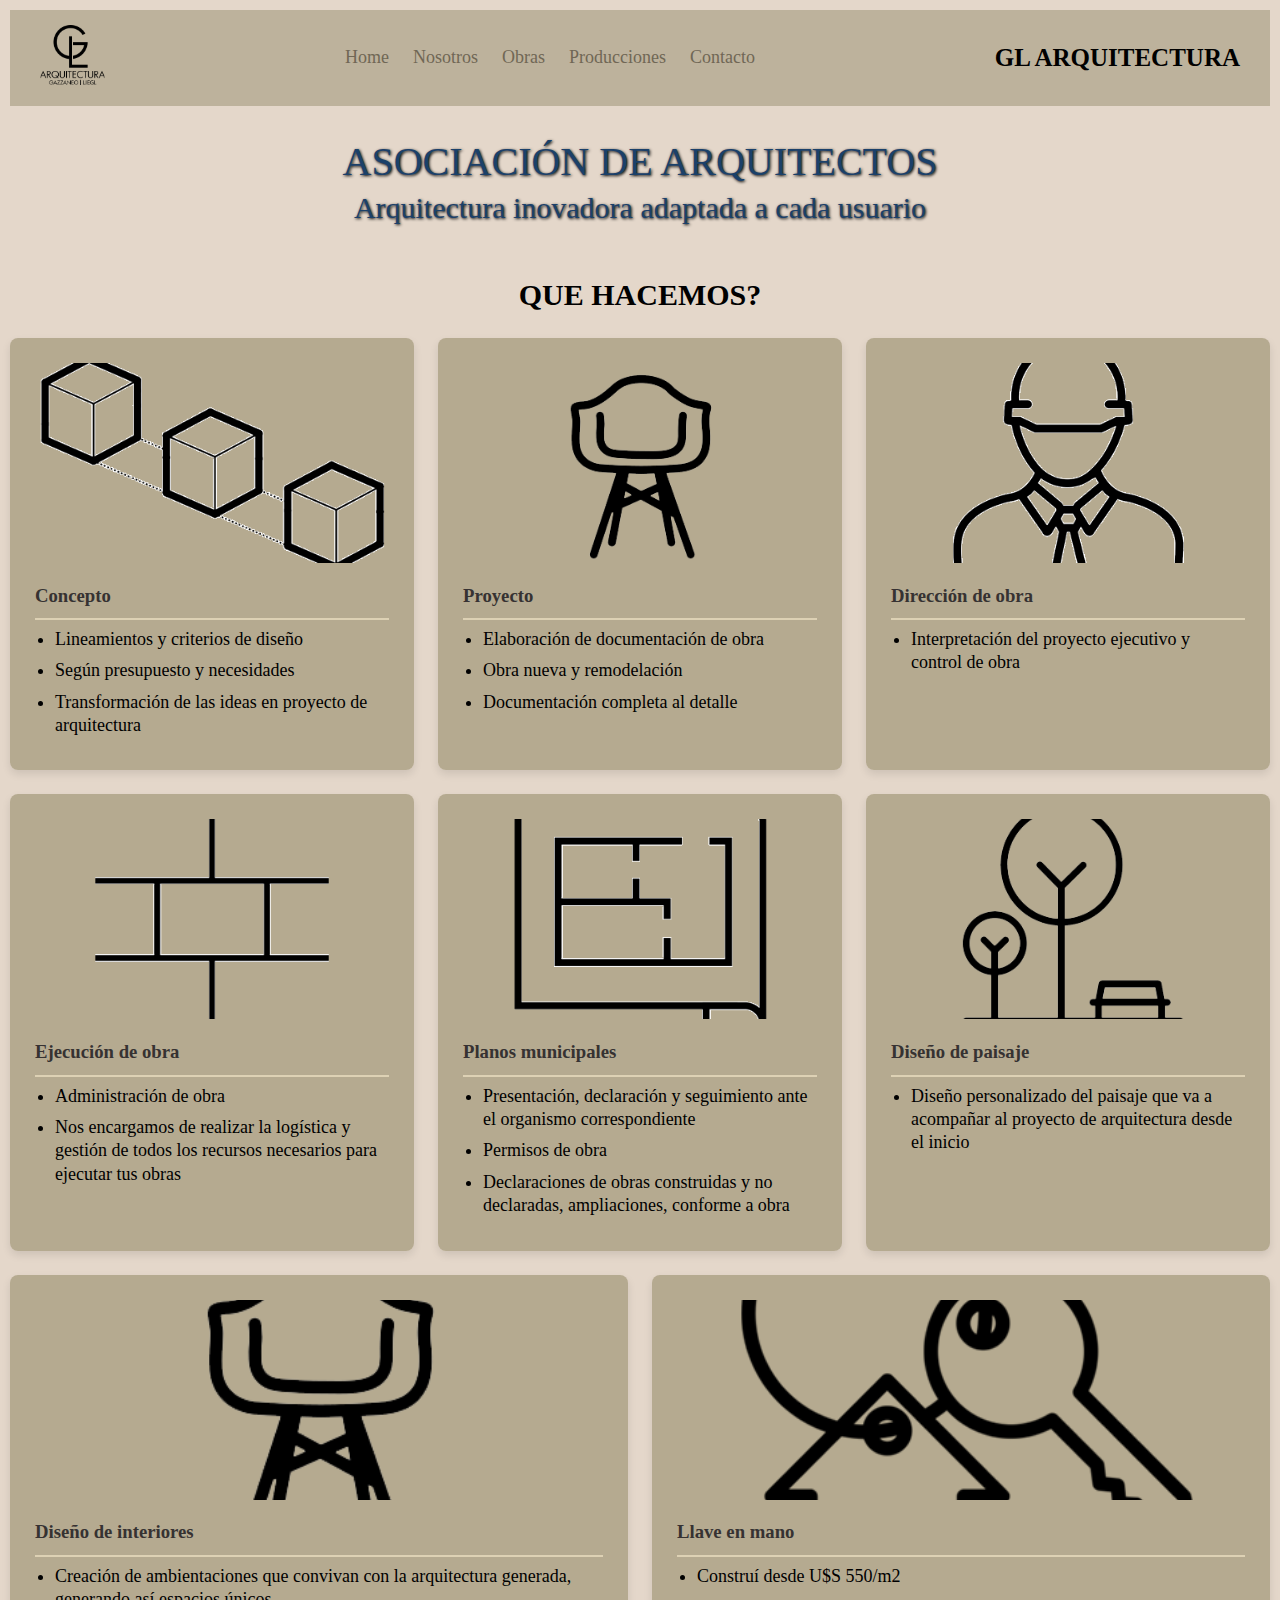
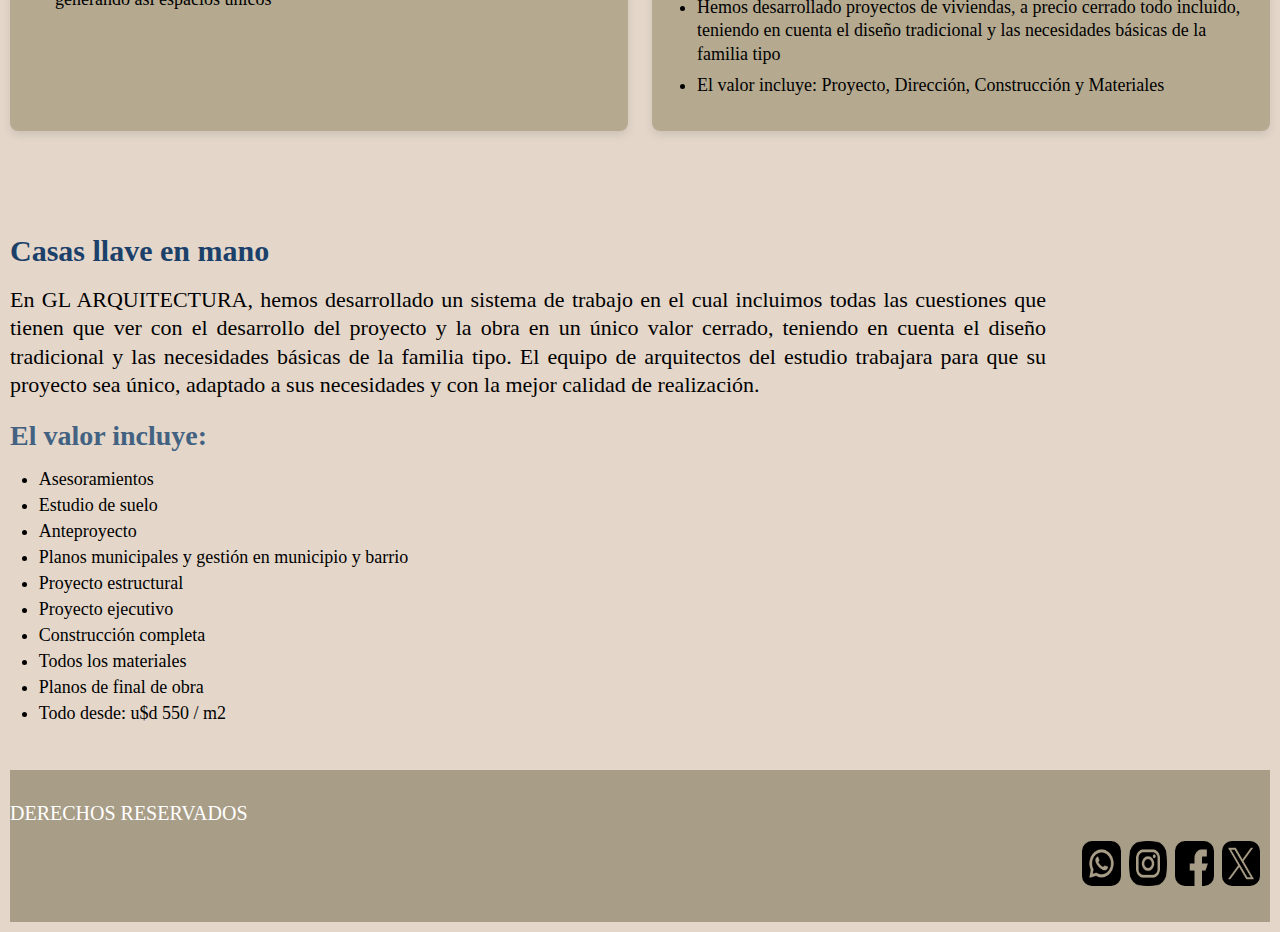
<file: index.html>
<!DOCTYPE html>
<html lang="es">
    <head>
        <meta charset="UTF-8">
        <meta name="viewport" content="width=device-width, initial-scale=1.0" >
    <link rel="stylesheet" href="./styles/styles.css">
    <link rel="stylesheet" href="./styles/styles-bootstrap-index.css">
    <link rel="stylesheet" href="./styles/responsive.scss">


<title>GL ARQUITECTURA</title> 
            
</head>  
    <header class="header-container">
        <!-- Logo como elemento de marca -->
        <a href="index.html">
            <img src="./img/LOGO.PNG" 
                 alt="GL Arquitectura - Logo" 
                 class="logo">
        </a>
        
        <!-- Menú de navegación -->  
        <nav>
			
			<a href="index.html">Home</a>

            <a href="./pages/quienessomos.html">Nosotros</a>

            <a href="./pages/obras.html">Obras</a>

            <a href="./pages/servicios.html">Producciones</a>

            <a href="./pages/contacto.html">Contacto</a>               
        </nav>
    
    
<h1 class="titulo-principal">GL ARQUITECTURA</h1>
    </header>
     
<body>
    <div class="fondo-casa-portada">
        <p>ASOCIACIÓN DE ARQUITECTOS</p>
        <section>Arquitectura inovadora adaptada a cada usuario</section>
    </div>

    <div class="service-h2">
        <h2>QUE HACEMOS?</h2>
    </div>

    <div class="services-container">
        <!-- Concepto -->
        <div class="service">
            <img src="./img/concepto.png" alt="Concepto de diseño" class="service-image">
            <div class="service-content">
                <h3>Concepto</h3>
                <ul>
                    <li>Lineamientos y criterios de diseño</li>
                    <li>Según presupuesto y necesidades</li>
                    <li>Transformación de las ideas en proyecto de arquitectura</li>
                </ul>
            </div>
        </div>
        
        <!-- Proyecto -->
        <div class="service">
            <img src="./img/interiores.png" alt="Proyecto" class="service-image">
            <div class="service-content">
                <h3>Proyecto</h3>
                <ul>
                    <li>Elaboración de documentación de obra</li>
                    <li>Obra nueva y remodelación</li>
                    <li>Documentación completa al detalle</li>
                </ul>
            </div>
        </div>
        
        <!-- Dirección de obra -->
        <div class="service">
            <img src="./img/direccion.png" alt="Direccion de obra" class="service-image">
            <div class="service-content">
                <h3>Dirección de obra</h3>
                <ul>
                    <li>Interpretación del proyecto ejecutivo y control de obra</li>
                </ul>
            </div>
        </div>
        
        <!-- Ejecución de obra -->
        <div class="service">
            <img src="./img/ejecucion.png" alt="Ejecución de obra" class="service-image">
            <div class="service-content">
                <h3>Ejecución de obra</h3>
                <ul>
                    <li>Administración de obra</li>
                    <li>Nos encargamos de realizar la logística y gestión de todos los recursos necesarios para ejecutar tus obras</li>
                </ul>
            </div>
        </div>
        
        <!-- Asesoramiento -->
        <div class="service">
            <img src="./img/planos.png" alt="Planos municipales" class="service-image">
            <div class="service-content">
                <h3>Planos municipales</h3>
                <ul>
                    <li>Presentación, declaración y seguimiento ante el organismo correspondiente</li>
                    <li>Permisos de obra</li>
                    <li>Declaraciones de obras construidas y no declaradas, ampliaciones, conforme a obra</li>
                </ul>
            </div>
        </div>
        
        <!-- Diseño de paisaje -->
        <div class="service">
            <img src="./img/paisaje.png" alt="Diseño de paisaje" class="service-image">
            <div class="service-content">
                <h3>Diseño de paisaje</h3>
                <ul>
                    <li>Diseño personalizado del paisaje que va a acompañar al proyecto de arquitectura desde el inicio</li>
                </ul>
            </div>
        </div>
        
        <!-- Servicio: Diseño de interiores -->
        <div class="service">
            <img src="./img/interiores.png" alt="Diseño de interiores" class="service-image">
            <div class="service-content">
                <h3>Diseño de interiores</h3>
                <ul>
                    <li>Creación de ambientaciones que convivan con la arquitectura generada, generando así espacios únicos</li>
                </ul>
            </div>
        </div>
        
        <!-- Servicio: Llave en mano -->
        <div class="service">
                <img src="./img/llave.png" alt="Llave en mano" class="service-image">
                <div class="service-content">
                <h3>Llave en mano</h3>
                <ul>
                    <li>Construí desde U$S 550/m2</li>
                    <li>Hemos desarrollado proyectos de viviendas, a precio cerrado todo incluido, teniendo en cuenta el diseño tradicional y las necesidades básicas de la familia tipo</li>
                    <li>El valor incluye: Proyecto, Dirección, Construcción y Materiales</li>
                </ul>
                </div>
            </div>
        </div>
    </div>

        <!-- Sección especial: Casas llave en mano -->
            <div class="casas-llave-content">
               
                <h3>Casas llave en mano</h3>
                    <p>En GL ARQUITECTURA, hemos desarrollado un sistema de trabajo en el cual incluimos todas las cuestiones que tienen que ver con el desarrollo del proyecto y la obra en un único valor cerrado, teniendo en cuenta el diseño tradicional y las necesidades básicas de la familia tipo. El equipo de arquitectos del estudio trabajara para que su proyecto sea único, adaptado a sus necesidades y con la mejor calidad de realización.</p>
           
            <section><p>El valor incluye:</p></section>
            <ul>
                <li>Asesoramientos</li>
                <li>Estudio de suelo</li>
                <li>Anteproyecto</li>
                <li>Planos municipales y gestión en municipio y barrio</li>
                <li>Proyecto estructural</li>
                <li>Proyecto ejecutivo</li>
                <li>Construcción completa</li>
                <li>Todos los materiales</li>
                <li>Planos de final de obra</li>
                <li>Todo desde: u$d 550 / m2</li>
            </ul>
            
            </div>

  

  
    <footer>
       <h4>DERECHOS RESERVADOS</h4>

       
    
       <div class="social-links">
    <a href="https://wa.me/5491166615953">
       <img src="./img/whatsapp.png" alt="WhatsApp" class="whatsapp">
    </a>

    <a href="https://www.instagram.com/gl.gazzaneoliegl/?igsh=MWhqc2x5Ym12dmU4Yw%3D%3D">
       <img src="./img/instagram.png" alt="Instagram" class="instagram">
    </a>
    
    <a href="https://www.facebook.com/?locale=es_LA">
       <img src="./img/facebook.png" alt="Facebook" class="facebook">
    </a>

    <a href="https://x.com/morecarrionn">
       <img src="./img/x.png" alt="X" class="X">
    </a>
       </div>
   

    </footer>
 
</body>
</html>
</file>
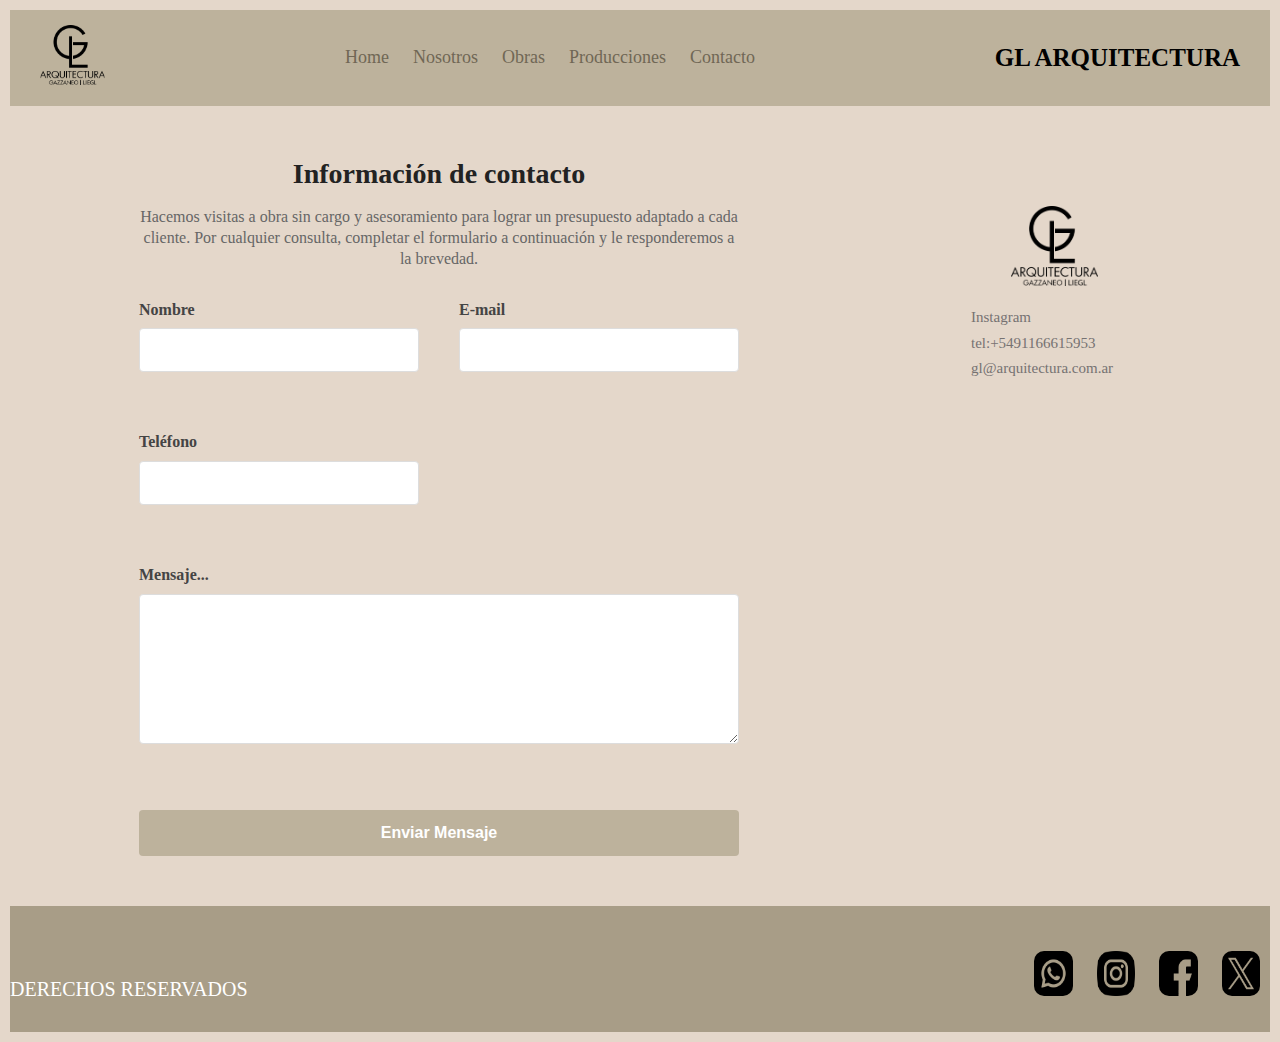
<file: pages/contacto.html>
<!DOCTYPE html>
<html lang="es">
<head>
		<meta charset="UTF-8">
            <meta name="viewport" content="width=device-width, initial-scale=1.0" >
    <link rel="stylesheet" href="../styles/stylescon.css">
    <link rel="stylesheet" href="../styles/styles-bootstrap-contacto.css">
    <link rel="stylesheet" href="../styles/responsive.scss">
	
<title>NUESTROS SERVICIOS</title>

</head>
	<header class="header-container">
        <!-- Logo como elemento de marca -->
        <a href="../index.html">
            <img src="../img/LOGO.PNG" 
                 alt="GL Arquitectura - Logo" 
                 class="logo">
        </a>
        
        <!-- Menú de navegación (opcional) -->
        <nav>
			
			    <a href="../index.html">Home</a>
    
                <a href="./quienessomos.html">Nosotros</a>
    
                <a href="./obras.html">Obras</a>
    
                <a href="./servicios.html">Producciones</a>
    
                <a href="./contacto.html">Contacto</a>

        </nav>
	
		<h1>GL ARQUITECTURA</h1>

	</header>

<body>
<!--Formulario-->

    <div class="contact-content">
        <div class="contact-container">
            <div class="contact-header">
                <h2>Información de contacto</h2>
                <p>Hacemos visitas a obra sin cargo y asesoramiento para lograr un presupuesto adaptado a cada cliente. Por cualquier consulta, completar el formulario a continuación y le responderemos a la brevedad.</p>
            </div>
            
            <form class="contact-form" action="#" method="POST">
                <div class="form-group">
                    <label for="nombre">Nombre</label>
                    <input type="text" id="nombre" name="nombre" required>
                </div>
                
                <div class="form-group">
                    <label for="email">E-mail</label>
                    <input type="email" id="email" name="email" required>
                </div>
                
                <div class="form-group">
                    <label for="telefono">Teléfono</label>
                    <input type="tel" id="telefono" name="telefono">
                </div>
                
                <div class="form-group full-width">
                    <label for="mensaje">Mensaje...</label>
                    <textarea id="mensaje" name="mensaje" required></textarea>
                </div>
                
                <button type="submit" class="submit-btn">Enviar Mensaje</button>
            </form>
        </div>

        <div class="contact-links"> 
            <h3><img src="../img/LOGO.PNG" alt="logo" class="logocontacto"></h3>
            <ul>
                <li><a href="https://www.instagram.com/gl.gazzaneoliegl/?igsh=MWhqc2x5Ym12dmU4Yw%3D%3D" target="_blank">Instagram</a></li>
                <li><a href="https://wa.me/5491166615953" target="_blank">tel:+5491166615953</a></li>
                <li><a href="mailto:morecarrion@atlasshipping.com.ar" target="_blank">gl@arquitectura.com.ar</a></li>
            </ul>
        </div>
    </div>

<footer>
	<h4>DERECHOS RESERVADOS</h4>

    <div class="social-links">
	<a href="https://wa.me/5491166615953">
 <img src="../img/whatsapp.png" alt="WhatsApp" class="whatsapp">
	</a>

	<a href="https://www.instagram.com/gl.gazzaneoliegl/?igsh=MWhqc2x5Ym12dmU4Yw%3D%3D">
 <img src="../img/instagram.png" alt="Instagram" class="instagram">
	</a>

	<a href="https://www.facebook.com/?locale=es_LA">
 <img src="../img/facebook.png" alt="Facebook" class="facebook">
	</a>

	<a href="https://x.com/morecarrionn">
 <img src="../img/x.png" alt="X" class="X">
	</a>

 </div>

	</footer>


</body>
</html>
</file>
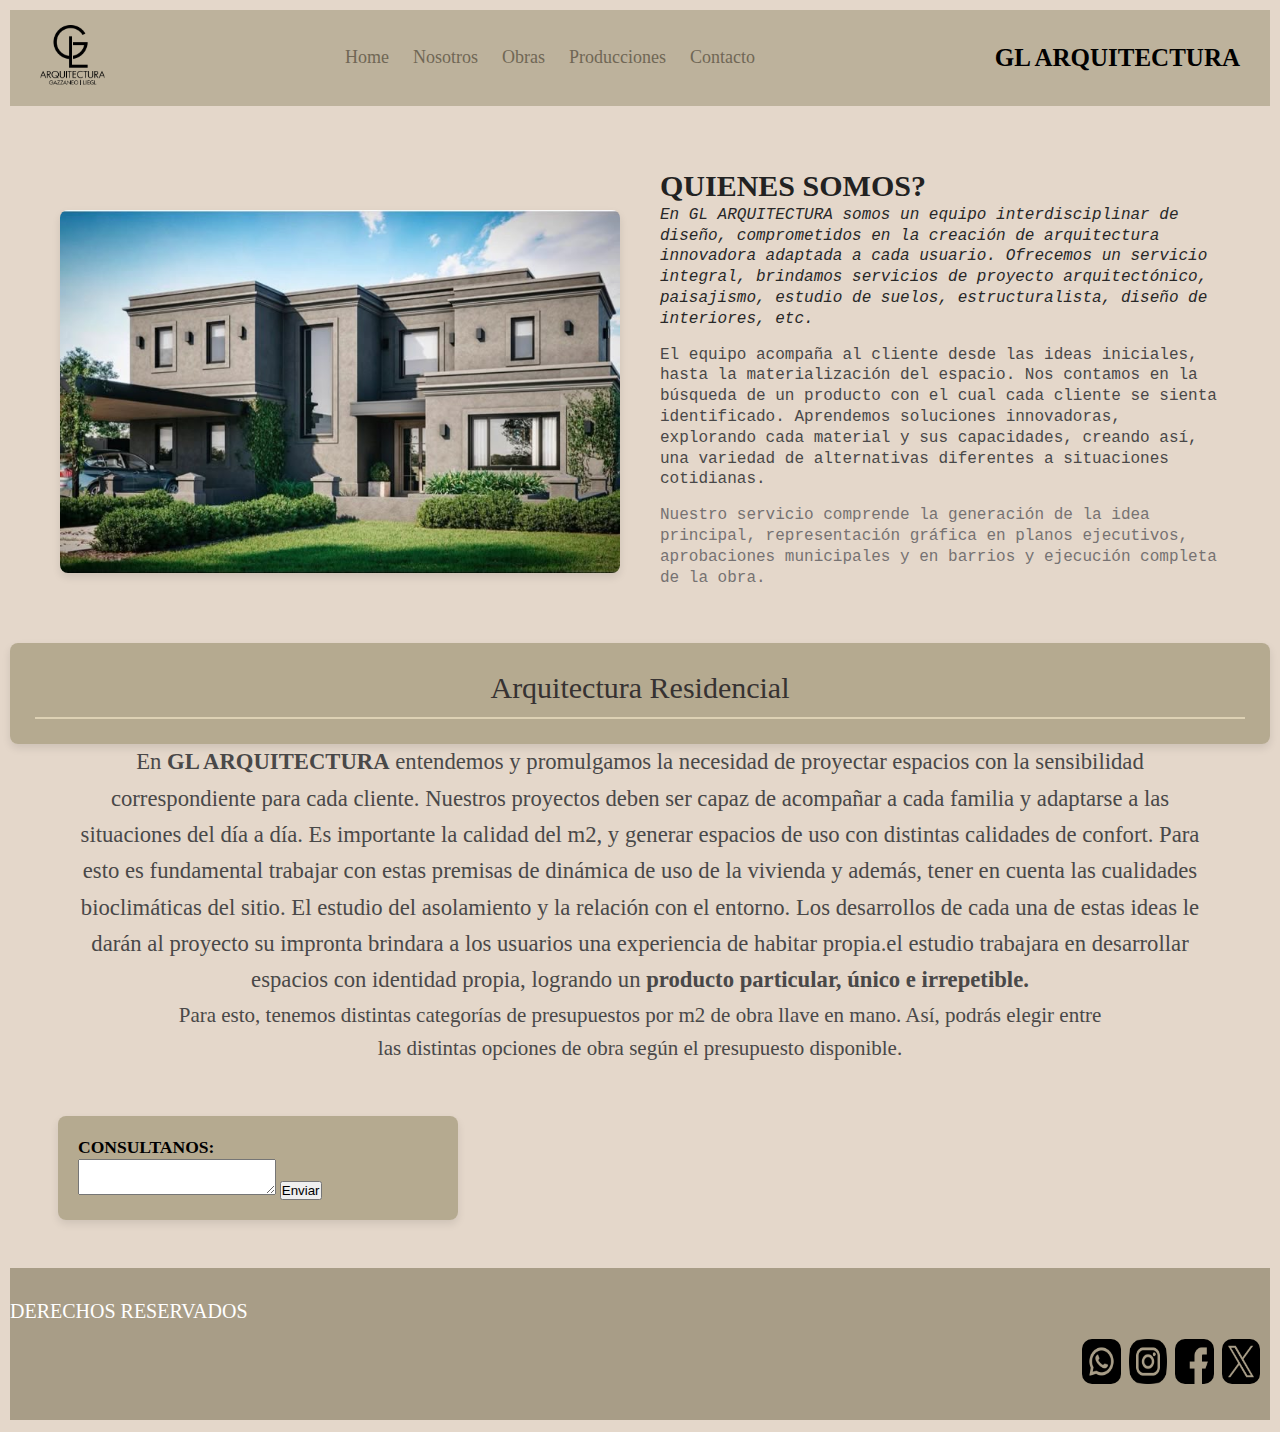
<file: pages/quienessomos.html>
<!DOCTYPE html>
<html lang="es">
     <head>
        <meta charset="UTF-8">
        <meta name="viewport" content="width=device-width, initial-scale=1.0" >
    <link rel="stylesheet" href="../styles/stylesqs.css">
    <link rel="stylesheet" href="../styles/styles-bootstrap-index.css">
    <link rel="stylesheet" href="../styles/responsive.scss">

    

   
<title>Nosotros</title>

</head>

    <header class="header-container">

        <!-- Logo como elemento de marca -->
        <a href="../index.html">
            <img src="../img/LOGO.PNG" 
                 alt="GL Arquitectura - Logo" 
                 class="logo">
        </a>
        
        <!-- Menú de navegación -->
    <nav>

			<a href="../index.html">Home</a>

            <a href="./quienessomos.html">Nosotros</a>

            <a href="./obras.html">Obras</a>

            <a href="./servicios.html">Producciones</a>

            <a href="./contacto.html">Contacto</a>
               
    </nav>

    <h1>GL ARQUITECTURA</h1>

    </header>

<body>

    <div class="container">
        <div class="about-section">
            <div class="about-image">
             
                <img src="../img/casaindex.jpg" alt="GL ARQUITECTURA equipo">
            </div>
            <div class="content-h2">
            <div class="solo-h2"><h2>QUIENES SOMOS?</h2></div>
                <p class="p-modificable">En GL ARQUITECTURA somos un equipo interdisciplinar de diseño, comprometidos en la creación de arquitectura innovadora adaptada a cada usuario. Ofrecemos un servicio integral, brindamos servicios de proyecto arquitectónico, paisajismo, estudio de suelos, estructuralista, diseño de interiores, etc.</p>

            <div class="p">
                <p>El equipo acompaña al cliente desde las ideas iniciales, hasta la materialización del espacio. Nos contamos en la búsqueda de un producto con el cual cada cliente se sienta identificado. Aprendemos soluciones innovadoras, explorando cada material y sus capacidades, creando así, una variedad de alternativas diferentes a situaciones cotidianas.</p></div>
            <div class="p2">
                <p>Nuestro servicio comprende la generación de la idea principal, representación gráfica en planos ejecutivos, aprobaciones municipales y en barrios y ejecución completa de la obra.</p></div>
                
            </div>
        </div>
    </div>

    <div class="arquitectura-residencial">
        <p>Arquitectura Residencial</p>
    </div>

        <div class="p-consulta">
             <p>
                En <strong>GL ARQUITECTURA</strong> entendemos y promulgamos la necesidad de proyectar espacios con la sensibilidad correspondiente para cada cliente. Nuestros proyectos deben ser capaz de acompañar a cada familia y adaptarse a las situaciones del día a día. Es importante la calidad del m2, y generar espacios de uso con distintas calidades de confort. Para esto es fundamental trabajar con estas premisas de dinámica de uso de la vivienda y además, tener en cuenta las cualidades bioclimáticas del sitio. El estudio del asolamiento y la relación con el entorno. Los desarrollos de cada una de estas ideas le darán al proyecto su impronta brindara a los usuarios una experiencia de habitar propia.el estudio trabajara en desarrollar espacios con identidad propia, logrando un <strong> producto particular, único e irrepetible.</strong>
            </p>
        </div>

        <div class="p2-consulta">
            <p>
                Para esto, tenemos distintas categorías de presupuestos por m2 de obra llave en mano. Así, podrás elegir entre las distintas opciones de obra según el presupuesto disponible.
            </p>
        </div>

    
<div class="consultanos">
    <a href="#Consultanos"></a>
        <p>
            <section id="Consultanos">
                <h3>CONSULTANOS:</h3>

<!--formulario-->
        <form action="/submit" method="post">
        <label for="textarea"></label>
            <textarea 
                name="Consultanos" 
                id="Consultanos">
            </textarea>
        <input type="submit" value="Enviar">
            </form>
            </section>
        </p>
</div>
        
    
      
   
   
<footer>
    
    <h4>DERECHOS RESERVADOS</h4>

          <div class="social-links">
    <a href="https://wa.me/5491166615953">
       <img src="../img/whatsapp.png" alt="WhatsApp" class="whatsapp">
    </a>

    <a href="https://www.instagram.com/gl.gazzaneoliegl/?igsh=MWhqc2x5Ym12dmU4Yw%3D%3D">
       <img src="../img/instagram.png" alt="Instagram" class="instagram">
    </a>
    
    <a href="https://www.facebook.com/?locale=es_LA">
       <img src="../img/facebook.png" alt="Facebook" class="facebook">
    </a>

    <a href="https://x.com/morecarrionn">
       <img src="../img/x.png" alt="X" class="X">
    </a>
       </div>
    
</footer>

</body>
</html>
</file>
<file: styles/styles.css>
*{
    margin: 0;
    padding: 0;
    box-sizing: border-box;
}
     
.header-container {
    font-family: 'Copperplate', Fantasy;
    display: flex;
    align-items: center;
    justify-content: space-between;
    flex-wrap: wrap;
    padding: 15px 30px;
    background-color: #bdb29c;
}

    nav{
        display: flex;
        flex-wrap: wrap;
        gap: 30px;

        }

    nav a{
        font-family:'Copperplate', Fantasy; 
        font-size: 18px;
        color: #706755;
        text-decoration: none;
        }
            

    h1{
        font-family:'Copperplate', Fantasy; 
        font-size: 25px;
        color:#000000;
        margin:10px 0;
        text-align: left;
        }

    .logo {
        height: 60px; 
        width: auto; 
        border-radius:10px;
        }
            
    .logo:hover {
        opacity: 0.6;
        }

    body{
        margin:10px 10px ;
        font-size: 16px;
        background-color: rgba(211, 189, 168, 0.612);
        font-family: Georgia, 'Times New Roman', Times, serif;
        line-height: 1.3;
        }

            .fondo-casa-portada p{
                position:relative;
                font-size: 40px;
                font-style: bold;
                top: 40%;
                bottom: 50%;
                color:  #1b4069;
                text-shadow: 1px 1px 3px rgb(0, 0, 0); /* Mejora legibilidad */
                text-align: center;
                margin-top: 30px;
            }
             
            .fondo-casa-portada section {
                position:relative;
                font-size: 30px;
                font-style: bold;
                top: 30%;
                color: #1b4069;
                text-shadow:1px 1px 3px rgb(0, 0, 0); /* Mejora legibilidad */
                text-align: center;
                
            }
            
            
            
            .service-h2 {
                font-size: 20px;
                font-weight: bold;
                text-align: center;
                text-decoration: #000000;
                margin-top: 50px;
                margin-bottom: 30px;

            }
            .service-h2:hover{
                opacity:0.6;
                transform: translateY(-5px);
            }

            .services-container {
            display: flex;
            flex-wrap: wrap;
            justify-content: space-between;
            gap: 20px;
            
        }
        
        .service {
            flex: 1 1 300px;
            background-color: #afa489e3;
            border-radius: 8px;
            padding: 25px;
            box-shadow: 0 4px 8px rgba(0,0,0,0.1);
            transition: transform 0.3s ease;
        }
        
        .service:hover {
            transform: translateY(-5px);
        }
        
        .service h3 {
            color: #363232;
            border-bottom: 2px solid #ddd1b4;
            padding-bottom: 10px;
            margin-top: 0;
        }
        
        .service-image {
            width: 100%;
            height: 200px;
            object-fit: cover;
            border-radius: 5px;
            margin-bottom: 15px;
        }
        
        ul {
            padding-left: 20px;
            display: block;
        }
        
        li {
            font-size: 18px;
            margin-bottom: 8px;
            text-align: left;
            margin-top: 8px;
        }

        .casas-llave-content h3 {
            color: #1b4069;
            margin-bottom: 16px;
            margin-top: 100px;
            font-size: 30px;
        }

        .casas-llave-content p { 
            margin-top: auto;
            margin-bottom:16px ;
            margin-right: 14.0rem;
            font-size: 22px;
            color: #000000;
            text-align:justify;
        }

        .casas-llave-content section p{
            margin-top: 18px;
            margin-bottom:16px ;
            font-size: 28px;
            font-weight: bold;
            color: #436282;
        }

        .casas-llave-content ul {
            padding-left: 1.8rem;
            line-height: 1.0;
            margin-bottom: 3.0rem;
        }
                            
    footer {
        background-color: #a89d87;
        color: white;
        padding: 30px 0;
        text-align: left;
        font-family: 'Copperplate', Fantasy;
        margin-top: auto;
    }
    
    footer h4 {
        text-align: left;
        font-family: 'Copperplate', Fantasy;
        margin-top:auto;
        font-size: 20px;
        font-weight: normal;
        color: #ffffff;
    }
    
    /* contenedor de redes */
    .social-links {
        display: flex;
        justify-content:right;
        gap: 5px;
        margin-top: 15px;
        margin-right: 10px; 
    }
    
    /* Estilos iconos */
    .social-icon {
        width: 20px;
        height: 20px;
        transition: all 0.3s ease;
        border: radius 5px;
        padding: 0px;
    }
    
    
    .whatsapp:hover {
        background-color: #25D366;
        transform: translateY(-5px);
    }
    
    .instagram:hover {
        background: radial-gradient(circle at 30% 107%, #fdf497 0%, #fdf497 5%, #fd5949 45%, #d6249f 60%, #285AEB 90%);
        transform: translateY(-5px);
    }
    
    .facebook:hover {
        background-color: #1877F2;
        transform: translateY(-5px);
    }
    
    .X:hover {
        background-color: #867e7e;
        transform: translateY(-5px);
    }

    /* Tamaño*/
    .whatsapp{
        height:5vh;
        width: 3vw;
        border-radius:10px;
    }

    .instagram{
        height:5vh;
        width:3vw;
        border-radius:10px;
    }

    .facebook{
        height:5vh;
        width:3vw;
        border-radius:10px;
    }

    .X{
        height:5vh;
        width:3vw;
        border-radius:10px;
    }
</file>
<file: styles/stylescon.css>
*{
    margin: 0;
    padding: 0;
    box-sizing: border-box;
}
     
.header-container {
    font-family: 'Copperplate', Fantasy;
    display: flex;
    align-items: center;
    justify-content: space-between;
    flex-wrap: wrap;
    padding: 15px 30px;
    background-color: #bdb29c;
}

    nav{
        display: flex;
        flex-wrap: wrap;
        gap: 30px;

        }

    nav a{
        font-family:'Copperplate', Fantasy; 
        font-size: 18px;
        color: #706755;
        text-decoration: none;
        }
            

    h1{
        font-family:'Copperplate', Fantasy; 
        font-size: 25px;
        color:#000000;
        margin:10px 0;
        text-align: left;
        }

    .logo {
        height: 60px; 
        width: auto; 
        border-radius:10px;
        }
            
    .logo:hover {
        opacity: 0.6;
        }

    body{
        margin:10px 10px ;
        font-size: 16px;
        background-color: rgba(211, 189, 168, 0.612);
        font-family: Georgia, 'Times New Roman', Times, serif;
        line-height: 1.3;
        }

.contact-content {
display: flex;
gap: 40px; /* Espacio entre formulario y enlaces */
}

.contact-container {
max-width: 800px;
margin: 20px; 
padding: 30px;
border-radius: 8px;
}

.contact-header {
text-align: center;
margin-bottom: 30px;
}

.contact-header h2 {
text-align: center;
color: #222;
font-size: 28px;
margin-bottom: 15px;
}

.contact-header p {
text-align: center;
color: #666;
font-size: 16px;
max-width: 600px;
margin: 0 auto;
}

.contact-form {
display: grid;
grid-template-columns: 1fr 1fr;
gap: 40px;
}

.form-group {
margin-bottom: 20px;
}

.form-group.full-width {
grid-column: span 2;
}

label {
display: block;
margin-bottom: 8px;
font-weight: 600;
color: #444;
}

input, textarea {
width: 100%;
padding: 12px;
border: 1px solid #ddd;
border-radius: 4px;
font-size: 16px;
transition: border 0.3s;
}

textarea {
min-height: 150px;
resize: vertical;
}

.submit-btn {
grid-column: span 2;
background-color: #bdb29c;
color: white;
border: none;
padding: 14px;
font-size: 16px;
font-weight: 600;
border-radius: 4px;
cursor: pointer;
transition: background-color 0.3s;
}

.submit-btn:hover {
background-color: #1b4069;
}


.contact-links {
margin-left: 70px;
width: 300px;
padding: 20px;
align-self:flex-start; /* Alinea con el inicio del formulario */
}

.contact-links h3 {
font-size: 18px;
margin-top: 80px;
margin-bottom: 20px;
margin-left: 100px;
color: #222;
}

.contact-links ul {
line-height: 0.7;
font-size: 15px;
text-align: left;
margin-left: 60px;
list-style: none;
padding: 0;
}

.contact-links li {
margin-bottom: 15px;
}

.contact-links a {
color: #767272;
text-decoration: none;
transition: color 0.3s;
}

.contact-links a:hover {
color: #1b4069;
}

.logocontacto{
height: 80px; 
width: auto; 
border-radius:10px;
}

.logocontacto:hover {
opacity: 0.8;
}



footer {
background-color: #a89d87;
color: white;
padding: 30px 0;
text-align: left;
font-family: 'Copperplate', Fantasy;
margin-top: auto;
}

footer h4 {
text-align: left;
font-family: 'Copperplate', Fantasy;
margin-top:auto;
font-size: 20px;
font-weight: normal;
color: #ffffff;
}

/* contenedor de redes */
.social-links {
display: flex;
justify-content:right;
gap: 5px;
margin-top: 15px;
margin-right: 10px; 
}

/* Estilos iconos */
.social-icon {
width: 20px;
height: 20px;
transition: all 0.3s ease;
border: radius 5px;
padding: 0px;
}


.whatsapp:hover {
background-color: #25D366;
transform: translateY(-5px);
}

.instagram:hover {
background: radial-gradient(circle at 30% 107%, #fdf497 0%, #fdf497 5%, #fd5949 45%, #d6249f 60%, #285AEB 90%);
transform: translateY(-5px);
}

.facebook:hover {
background-color: #1877F2;
transform: translateY(-5px);
}

.X:hover {
background-color: #867e7e;
transform: translateY(-5px);
}

/* Tamaño*/
.whatsapp{
height:5vh;
width: 3vw;
border-radius:10px;
}

.instagram{
height:5vh;
width:3vw;
border-radius:10px;
}

.facebook{
height:5vh;
width:3vw;
border-radius:10px;
}

.X{
height:5vh;
width:3vw;
border-radius:10px;
}
</file>
<file: styles/stylesqs.css>
*{
    margin: 0;
    padding: 0;
    box-sizing: border-box;
}
     
.header-container {
    font-family: 'Copperplate', Fantasy;
    display: flex;
    align-items: center;
    justify-content: space-between;
    flex-wrap: wrap;
    padding: 15px 30px;
    background-color: #bdb29c;
}

    nav{
        display: flex;
        flex-wrap: wrap;
        gap: 30px;

        }

    nav a{
        font-family:'Copperplate', Fantasy; 
        font-size: 18px;
        color: #706755;
        text-decoration: none;
        }
            

    h1{
        font-family:'Copperplate', Fantasy; 
        font-size: 25px;
        color:#000000;
        margin:10px 0;
        text-align: left;
        }

    .logo {
        height: 60px; 
        width: auto; 
        border-radius:10px;
        }
            
    .logo:hover {
        opacity: 0.6;
        }

    body{
        margin:10px 10px ;
        font-size: 16px;
        background-color: rgba(211, 189, 168, 0.612);
        font-family: Georgia, 'Times New Roman', Times, serif;
        line-height: 1.3;
        }


    .container {
    max-width: 1200px;
    margin: 0 auto;
    padding: 20px;
    }

    .about-section {
    display: flex;
    align-items: center;
    gap: 40px;
    margin-top: 40px;
    }

    .about-image {
    flex: 1;
    }

    .about-image img {
    width: 100%;
    height: auto;
    border-radius: 8px;
    box-shadow: 0 4px 8px rgba(0,0,0,0.1);
    }
    .about-image img:hover {
    transform: translateY(-10px);
    }

    .content-h2 {
    flex: 1;
    }

    .content-h2 {
    font-size: 20px;
    margin-bottom: 20px;
    color: #222;
    }
    .solo-h2:hover {
    opacity: 0.6;
    transform: translateY(-5px);
    }

    .content-h2 p {
    font-size: 16px;
    font-family: monospace;
    margin-bottom: 15px;
    }

    .p-modificable{
    font-size: 25px;
    font-style: oblique;
    font-family:monospace;
    color: #282828;
    }


    .p{
    font-size: 20px;
    font-family:monospace;
    color: #494848;
    }

    .p2{
    font-size: 20px;
    font-family:monospace;
    color: #767272;
    }


    .arquitectura-residencial{
    flex: 1 1 200px;
    background-color: #afa489e3;
    border-radius: 8px;
    padding: 25px;
    box-shadow: 0 4px 8px rgba(0,0,0,0.1);
    transition: transform 0.3s ease;
    }

    .arquitectura-residencial p {
    text-align: center;
    font-size: 30px;
    color: #363232;
    border-bottom: 2px solid #ddd1b4;
    padding-bottom: 10px;
    margin-top: 0;
    }

    .p-consulta {
    font-size: 22.7px;
    color: #494848;
    text-align: center;
    margin-right: 4.0rem;
    margin-left: 4.0rem;
    line-height: 1.6;
    }
    .p2-consulta {
    font-size: 21px;
    color: #494848;
    text-align: center;
    margin-right: 10.0rem;
    margin-left: 10.0rem;
    line-height: 1.6;
    }

    .consultanos { 
    box-sizing: border-box; 
    width: 400px; /* Ancho fijo */
    background-color: #afa489e3;
    box-shadow:0 4px 8px rgba(0, 0, 0, 0.094) ;
    border-radius: 8px;
    padding: 20px; /* Espacio interno */
    margin-top: 50px;
    margin-bottom: 30px;
    margin-left: 3.0rem;
    font-size: 15px;
    }

    .consultanos textarea{
    font-style: monospace;
    font-size: 15px;
    text-align: left;
    color: #555252;
    }


        
    footer {
    background-color: #a89d87;
    color: white;
    padding: 30px 0;
    text-align: left;
    font-family: 'Copperplate', Fantasy;
    margin-top: auto;
    }

    footer h4 {
    text-align: left;
    font-family: 'Copperplate', Fantasy;
    margin-top:auto;
    font-size: 20px;
    font-weight: normal;
    color: #ffffff;
    }

    /* contenedor de redes */
    .social-links {
    display: flex;
    justify-content:right;
    gap: 5px;
    margin-top: 15px;
    margin-right: 10px; 
    }

    /* Estilos iconos */
    .social-icon {
    width: 20px;
    height: 20px;
    transition: all 0.3s ease;
    border: radius 5px;
    padding: 0px;
    }


    .whatsapp:hover {
    background-color: #25D366;
    transform: translateY(-5px);
    }

    .instagram:hover {
    background: radial-gradient(circle at 30% 107%, #fdf497 0%, #fdf497 5%, #fd5949 45%, #d6249f 60%, #285AEB 90%);
    transform: translateY(-5px);
    }

    .facebook:hover {
    background-color: #1877F2;
    transform: translateY(-5px);
    }

    .X:hover {
    background-color: #867e7e;
    transform: translateY(-5px);
    }

    /* Tamaño*/
    .whatsapp{
    height:5vh;
    width: 3vw;
    border-radius:10px;
    }

    .instagram{
    height:5vh;
    width:3vw;
    border-radius:10px;
    }

    .facebook{
    height:5vh;
    width:3vw;
    border-radius:10px;
    }

    .X{
    height:5vh;
    width:3vw;
    border-radius:10px;
    }
</file>
